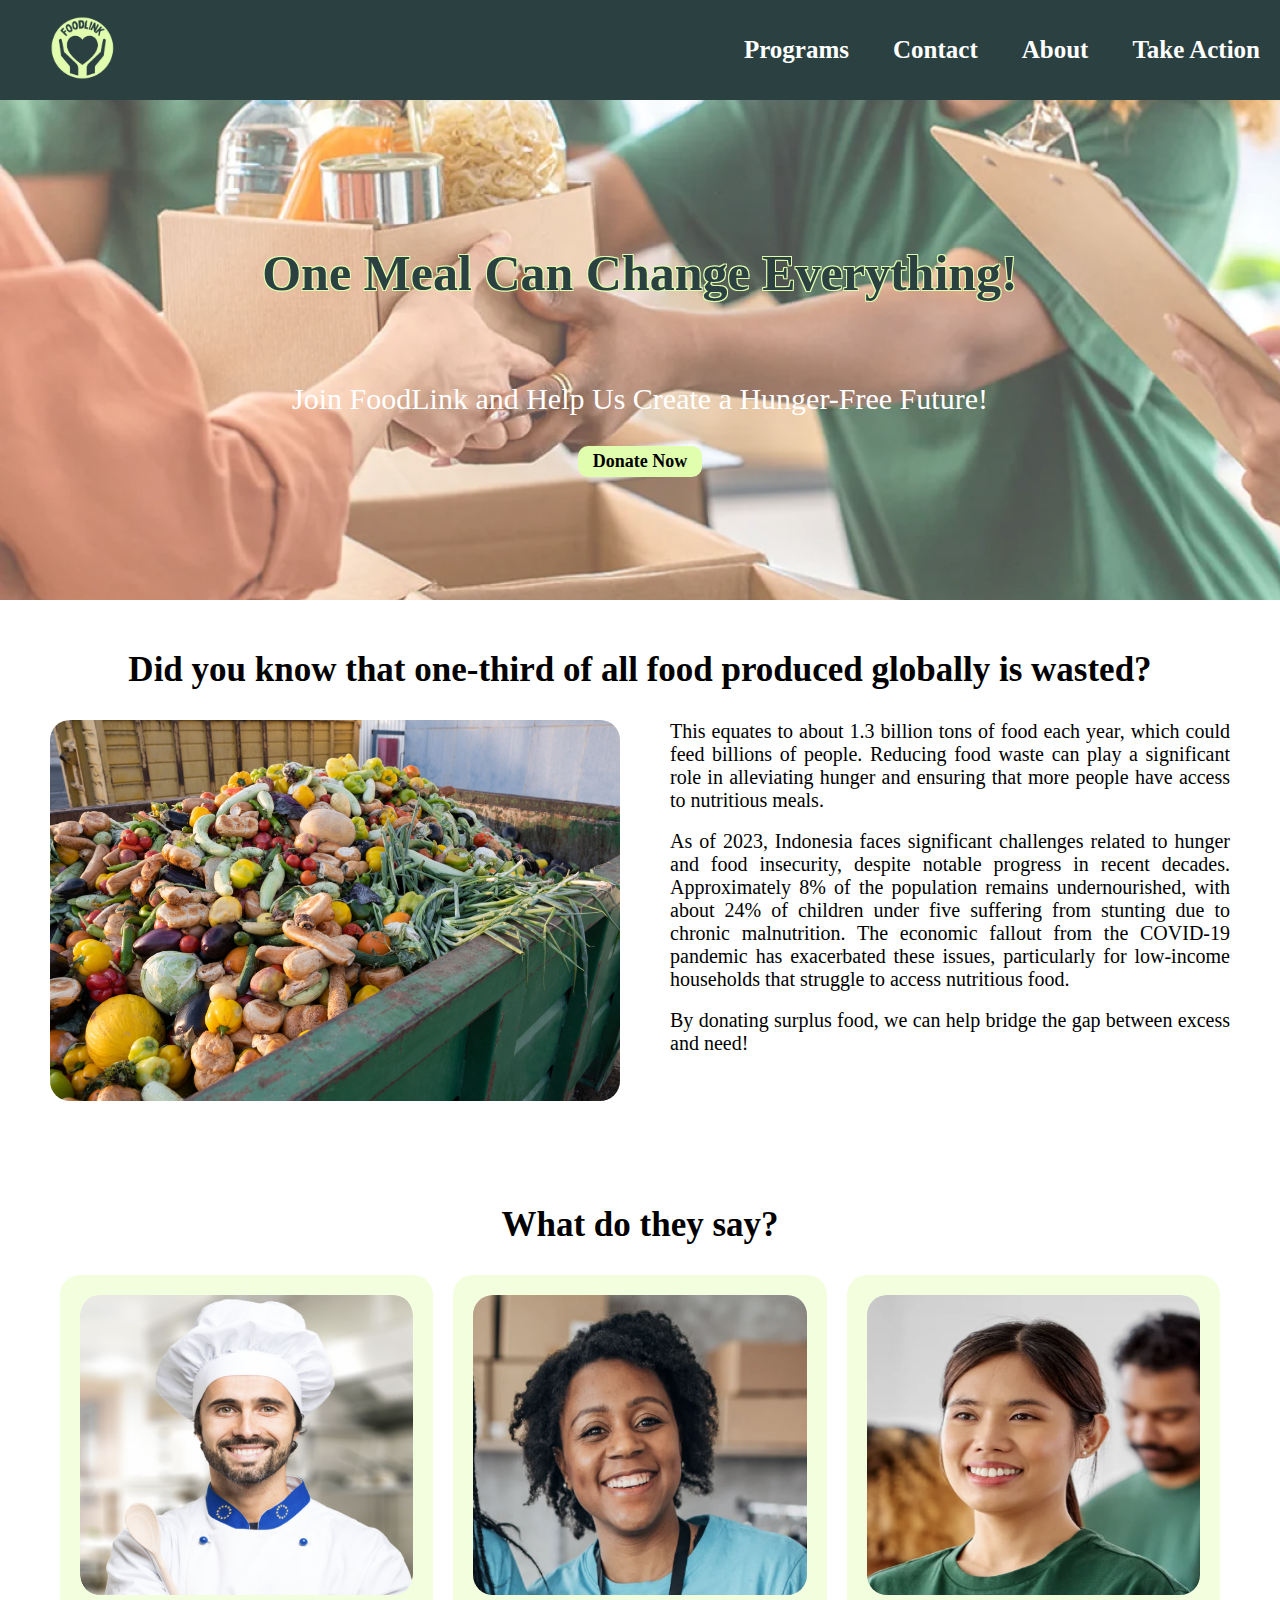
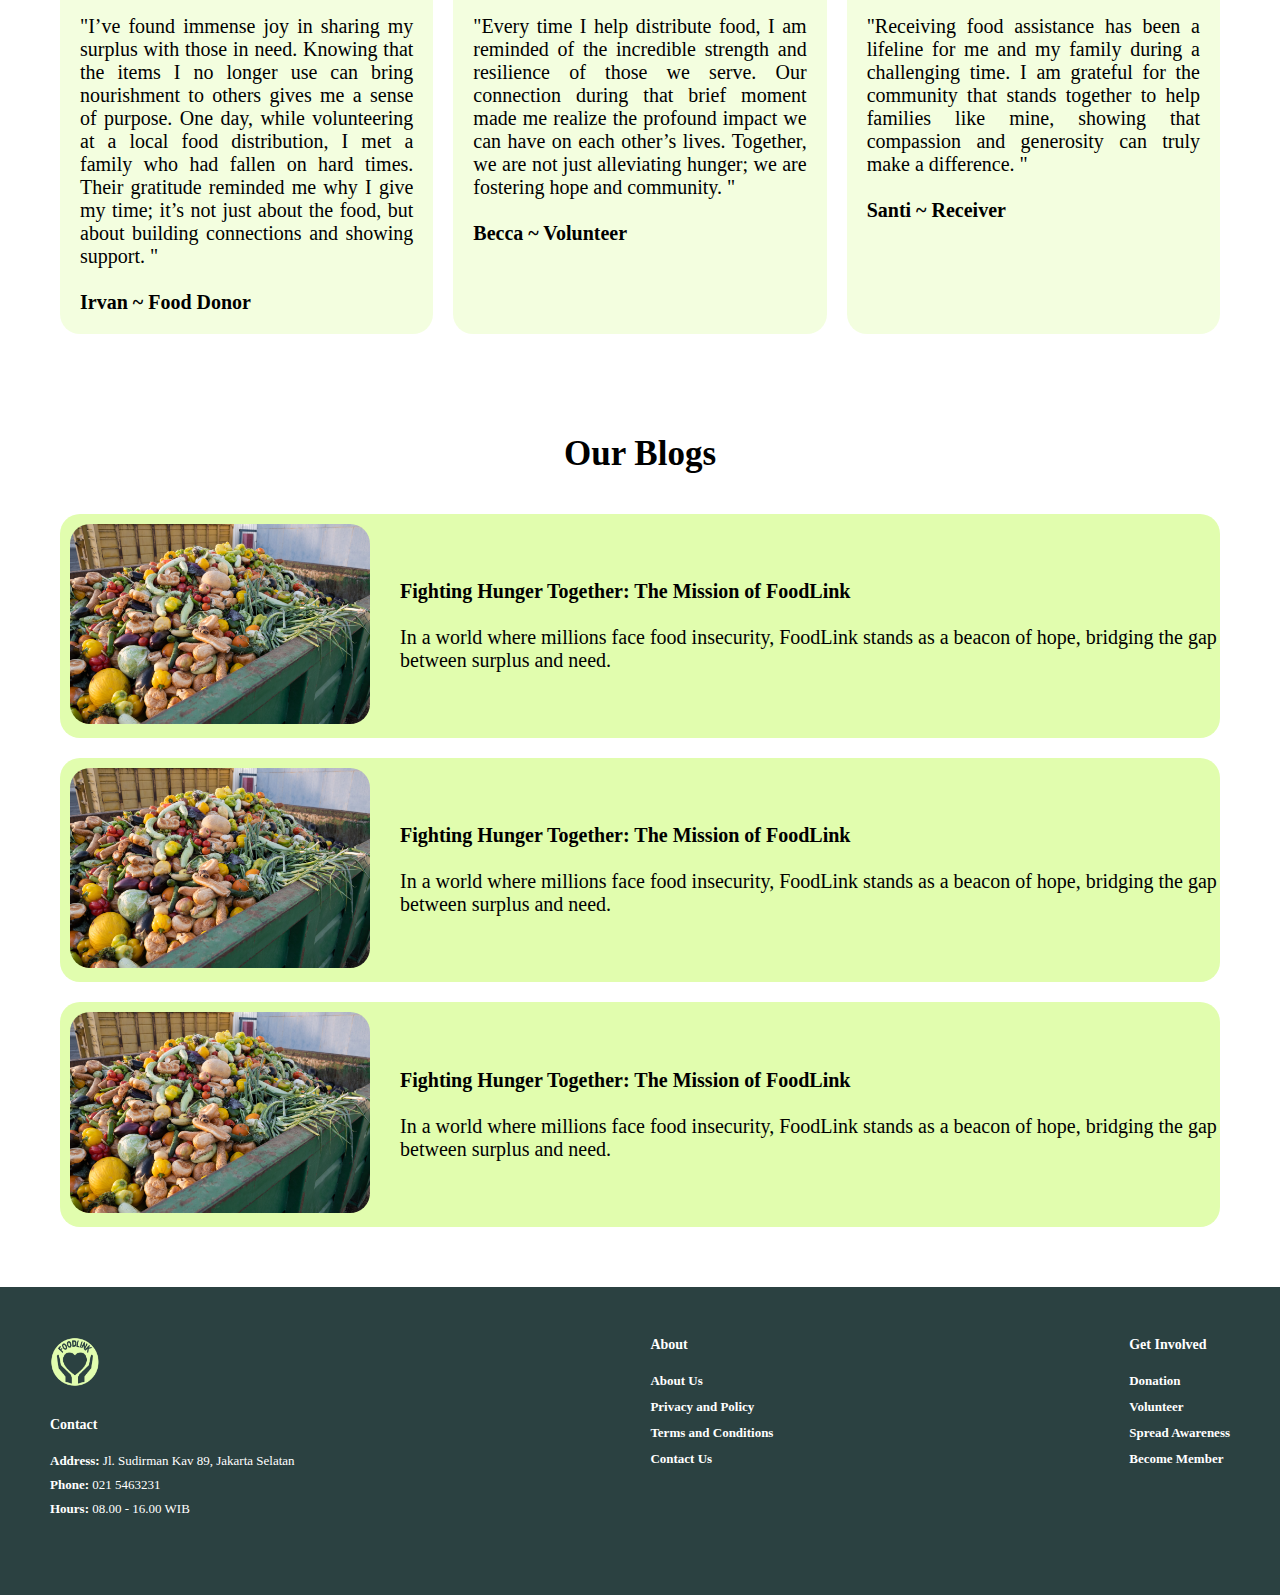
<file: index.html>
<!DOCTYPE html>
<html lang="en">
<head>
    <meta charset="UTF-8">
    <meta name="viewport" content="width=device-width, initial-scale=1.0">
    <title>FooLink</title>
    <link rel="stylesheet" href="style.css">
    <link rel="stylesheet" href="script.js">
</head>
<body>


        <nav id="navbar">
            <a href="index.html">
            <img src="assets/foodLink-logo.png" class="main-logo">
                </a>
            
                <ul>
                    <li class="nav-item"><a href="program.html"  >Programs</a></li>
                    <li  class="nav-item"><a href="contact.html">Contact</a></li>
                    <li  class="nav-item"><a href="about.html" >About</a></li>
                    <li class="nav-item"><a href="action.html" >Take Action</a></li>
                </ul>
        </nav>
            
    
            <!-- <nav id="ham-nav">
                <a href="index.html">
                    <img src="assets/foodLink-logo.png" class="profile-logo">
                </a>
                <div class="ham-menu">
                    <div class="ham-icon" onclick="toggleMenu()">
                        <span></span>
                        <span></span>
                        <span></span>
                    </div>

                    <div class="menu-links">
                        <li><a href="#about" onclick="toggleMenu()">About</a></li>
                        <li><a href="#skill" onclick="toggleMenu()">Skill</a></li>
                        <li><a href="#project" onclick="toggleMenu()">Project</a></li>
                        <li><a href="#contact" onclick="toggleMenu()">Contact</a></li>
                    </div>
                </div>
            </nav> -->
            
            <div id="header">
        
            <div class="main-banner">

                <div class="header-text">
                    <h1>
                        One Meal Can Change Everything!
                    </h1>
                    <p>
                        Join FoodLink and Help Us Create a Hunger-Free Future!
                    </p>
                    <button class="donate">
                        Donate Now
                    </button>
                </div>
                
            </div>
    </div>

    <div id="fact">
        <div class="container">

            <h1>
                Did you know that one-third of all food produced globally is wasted?
            </h1>
            <div class="row">
                
                <div class="col1">
                    <img src="assets/wastedFood.png" alt="">
                </div>
                
                <div class="col2">
                    <p>
                        This equates to about 1.3 billion tons of food each year, which could feed billions of people. Reducing food waste can play a significant role in alleviating hunger and ensuring that more people have access to nutritious meals.


                    </p>
                    <br>
                    <p>
                        As of 2023, Indonesia faces significant challenges related to hunger and food insecurity, despite notable progress in recent decades. Approximately 8% of the population remains undernourished, with about 24% of children under five suffering from stunting due to chronic malnutrition. The economic fallout from the COVID-19 pandemic has exacerbated these issues, particularly for low-income households that struggle to access nutritious food.
                    </p>
                    <br>
                    <p>
                        By donating surplus food, we can help bridge the gap between excess and need!

                    </p>
                </div>
            </div>
        </div>
    </div>

    <div id="testimonial">
        <div class="container">
            <h1>What do they say?</h1>
            <div class="testi-links">
                <div class="testi-item">
                    <img src="assets/donor.png" alt="">
                    <p>
                        "I’ve found immense joy in sharing my surplus with those in need. Knowing that the items I no longer use can bring nourishment to others gives me a sense of purpose. One day, while volunteering at a local food distribution, I met a family who had fallen on hard times. Their gratitude reminded me why I give my time; it’s not just about the food, but about building connections and showing support.
                        "<br><br> <b>Irvan ~ Food Donor</b>
                    </p>
                </div> 
                <div class="testi-item">
                    <img src="assets/volunteer1.png" alt="">
                    <p>
                        "Every time I help distribute food, I am reminded of the incredible strength and resilience of those we serve. Our connection during that brief moment made me realize the profound impact we can have on each other’s lives. Together, we are not just alleviating hunger; we are fostering hope and community.
                        "<br> <br> <b>Becca ~ Volunteer</b>
                    </p>
                </div>
                <div class="testi-item">
                    <img src="assets/receiver.png" alt="">
                    <p>
                        "Receiving food assistance has been a lifeline for me and my family during a challenging time. I am grateful for the community that stands together to help families like mine, showing that compassion and generosity can truly make a difference.
                     "<br><br><b>Santi ~ Receiver</b>
                    </p>
                </div>
            </div>
        </div>
    </div>

    <div id="blog">
        <div class="container">
            <h1>Our Blogs</h1>
            <div class="blog-links">
                <div class="blog-item">

                    <div class="blog-col1">
                        <img src="assets/wastedFood.png" alt="">
                        
                    </div>
                    <div class="blog-col2">
                        <p> <b>Fighting Hunger Together: The Mission of FoodLink</b><br> <br>
                            In a world where millions face food insecurity, FoodLink stands as a beacon of hope, bridging the gap between surplus and need.
                        </p>
                        
                    </div>
                </div>
                
            </div>

            <div class="blog-links">
                <div class="blog-item">

                    <div class="blog-col1">
                        <img src="assets/wastedFood.png" alt="">
                        
                    </div>
                    <div class="blog-col2">
                        <p> <b>Fighting Hunger Together: The Mission of FoodLink</b><br> <br>
                            In a world where millions face food insecurity, FoodLink stands as a beacon of hope, bridging the gap between surplus and need.
                        </p>
                        
                    </div>
                </div>
                
            </div>

            <div class="blog-links">
                <div class="blog-item">

                    <div class="blog-col1">
                        <img src="assets/wastedFood.png" alt="">
                        
                    </div>
                    <div class="blog-col2">
                        <p> <b>Fighting Hunger Together: The Mission of FoodLink</b><br> <br>
                            In a world where millions face food insecurity, FoodLink stands as a beacon of hope, bridging the gap between surplus and need.
                        </p>
                        
                    </div>
                </div>
                
            </div>

        </div>
    </div>

    <footer>
        
        <div class = "col">
            <img class = "logofooter" src="./assets/foodLink-logo.png" alt="">
            <h4>Contact</h4>
            <p><strong>Address: </strong>Jl. Sudirman Kav 89, Jakarta Selatan</p>
            <p><strong>Phone: </strong>021 5463231</p>
            <p><strong>Hours: </strong>08.00 - 16.00 WIB</p>
        </div>

        <div class = "col">
            <h4>About</h4>
            <a href="aboutus.html">About Us</a>
            <a href="">Privacy and Policy</a>
            <a href="">Terms and Conditions</a>
            <a href="">Contact Us</a>
        </div>

        <div class = "col">
            <h4>Get Involved</h4>
            <a href="">Donation</a>
            <a href="">Volunteer</a>
            <a href="">Spread Awareness</a>
            <a href="">Become Member</a>
        </div>

    </footer>

</body>
</html>
</file>
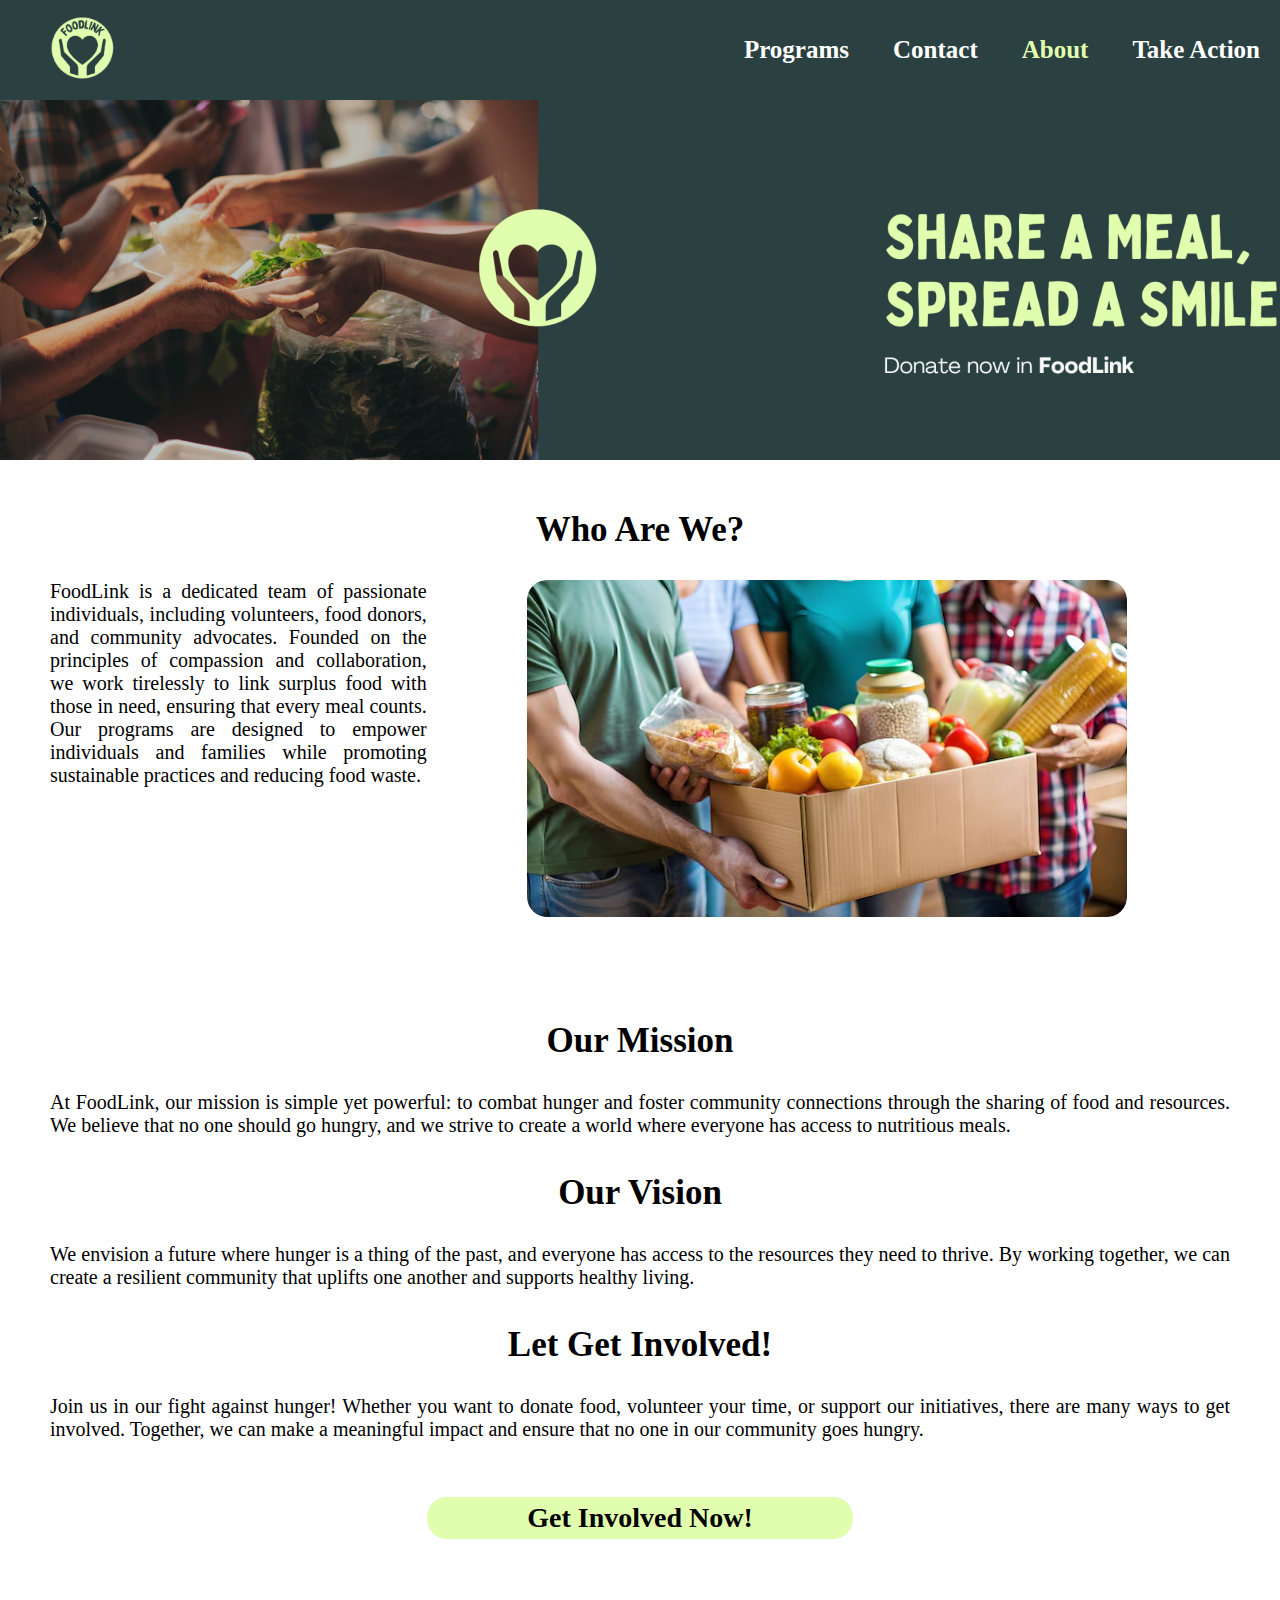
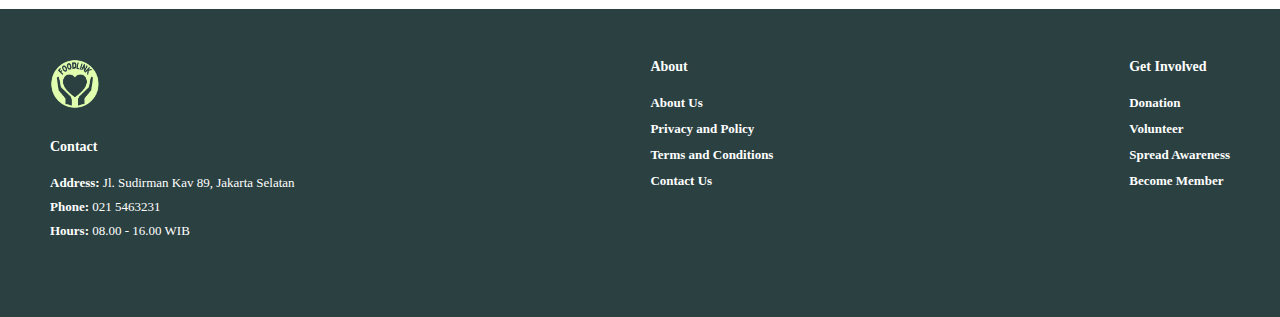
<file: about.html>
<!DOCTYPE html>
<html lang="en">
<head>
    <meta charset="UTF-8">
    <meta name="viewport" content="width=device-width, initial-scale=1.0">
    <title>FoodLink</title>
    <link rel="stylesheet" href="style.css">
    <link rel="stylesheet" href="script.js">
</head>
<body>
    <nav id="navbar">
        <a href="index.html">
        <img src="assets/foodLink-logo.png" class="main-logo">
            </a>
            <ul>
                <li class="nav-item"><a href="program.html" >Programs</a></li>
                <li  class="nav-item"><a href="contact.html">Contact</a></li>
                <li  class="nav-item"><a href="about.html" class="active" >About</a></li>
                <li class="nav-item"><a href="action.html" >Take Action</a></li>
            </ul>
    </nav>

    <div class="about-banner">
        <div class="col2">
            <!-- <h2>
                SHARE A MEAL, <br><br>
                SPREAD A SMILE!
            </h2>
            <p>Donate Now in FoodLink</p> -->
        </div>
    </div>

    <div class="aboutUs">
        <div class="container">
            <h1>Who Are We?</h1>
            <div class="row">
                <div class="col1">
                    <p>
                        FoodLink is a dedicated team of passionate individuals, including volunteers, food donors, and community advocates. Founded on the principles of compassion and collaboration, we work tirelessly to link surplus food with those in need, ensuring that every meal counts. Our programs are designed to empower individuals and families while promoting sustainable practices and reducing food waste.
                    </p>
                </div>
                <div class="col2">
                    <img src="assets/shareFood.png" alt="">
                </div>
            </div>
        </div>
    </div>

    <div class="mission">
        <div class="container">
            <h1>Our Mission</h1>
            <p>At FoodLink, our mission is simple yet powerful: to combat hunger and foster community connections through the sharing of food and resources. We believe that no one should go hungry, and we strive to create a world where everyone has access to nutritious meals.</p>
            <br><br>

            <h1>Our Vision</h1>
            <p>We envision a future where hunger is a thing of the past, and everyone has access to the resources they need to thrive. By working together, we can create a resilient community that uplifts one another and supports healthy living.</p>
            <br><br>

            <h1>Let Get Involved!</h1>
            <p>Join us in our fight against hunger! Whether you want to donate food, volunteer your time, or support our initiatives, there are many ways to get involved. Together, we can make a meaningful impact and ensure that no one in our community goes hungry.</p>
            
            <br><br>    
            <a href="action.html"><button>Get Involved Now!</button></a>
        </div>
    </div>

    <footer>
        
        <div class = "col">
            <img class = "logofooter" src="./assets/foodLink-logo.png" alt="">
            <h4>Contact</h4>
            <p><strong>Address: </strong>Jl. Sudirman Kav 89, Jakarta Selatan</p>
            <p><strong>Phone: </strong>021 5463231</p>
            <p><strong>Hours: </strong>08.00 - 16.00 WIB</p>
        </div>

        <div class = "col">
            <h4>About</h4>
            <a href="aboutus.html">About Us</a>
            <a href="">Privacy and Policy</a>
            <a href="">Terms and Conditions</a>
            <a href="">Contact Us</a>
        </div>

        <div class = "col">
            <h4>Get Involved</h4>
            <a href="">Donation</a>
            <a href="">Volunteer</a>
            <a href="">Spread Awareness</a>
            <a href="">Become Member</a>
        </div>

    </footer>
    
</body>
</html>
</file>
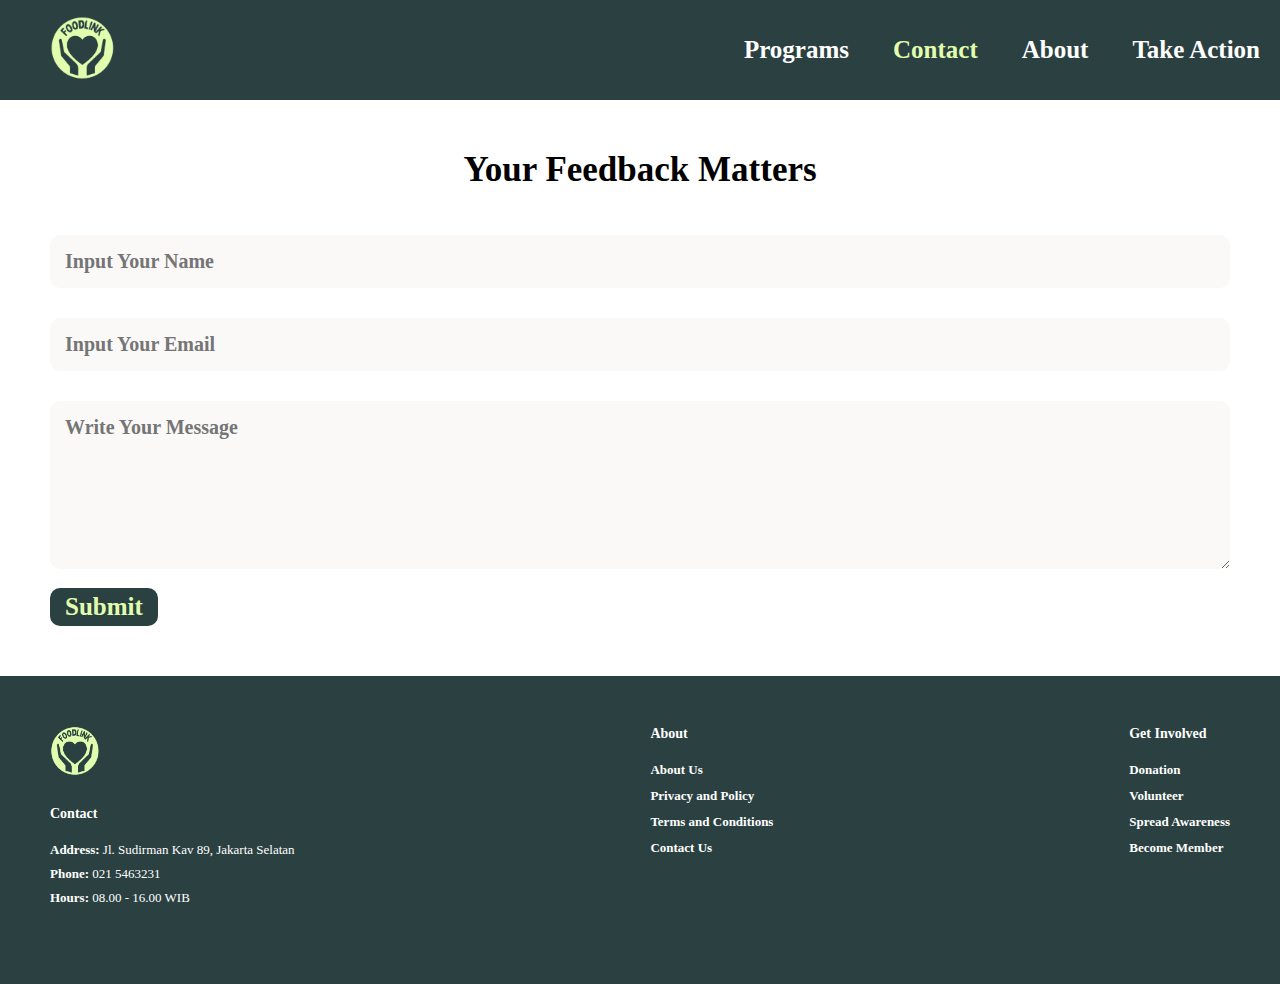
<file: contact.html>
<!DOCTYPE html>
<html lang="en">
<head>
    <meta charset="UTF-8">
    <meta name="viewport" content="width=device-width, initial-scale=1.0">
    <title>FoodLink</title>
    <link rel="stylesheet" href="style.css">
    <link rel="stylesheet" href="script.js">
</head>
<body>
    <nav id="navbar">
        <a href="index.html">
        <img src="assets/foodLink-logo.png" class="main-logo">
            </a>
            <ul>
                <li class="nav-item"><a href="program.html"  >Programs</a></li>
                <li  class="nav-item"><a href="contact.html" class="active">Contact</a></li>
                <li  class="nav-item"><a href="about.html" >About</a></li>
                <li class="nav-item"><a href="action.html" >Take Action</a></li>
            </ul>
    </nav>

    <div class="contact">
        <div class="container">
            <h1>Your Feedback Matters</h1>
            <form action="">
                <input type="text" name="Name" placeholder="Input Your Name" required>
                <input type="email" name="Email" placeholder="Input Your Email" required>
                <textarea name="Message" rows="6" placeholder="Write Your Message" id=""></textarea>
                <button class="btn" type="submit">Submit</button>
            </form>
        </div>
    </div>
    
    <footer>
        
        <div class = "col">
            <img class = "logofooter" src="./assets/foodLink-logo.png" alt="">
            <h4>Contact</h4>
            <p><strong>Address: </strong>Jl. Sudirman Kav 89, Jakarta Selatan</p>
            <p><strong>Phone: </strong>021 5463231</p>
            <p><strong>Hours: </strong>08.00 - 16.00 WIB</p>
        </div>

        <div class = "col">
            <h4>About</h4>
            <a href="aboutus.html">About Us</a>
            <a href="">Privacy and Policy</a>
            <a href="">Terms and Conditions</a>
            <a href="">Contact Us</a>
        </div>

        <div class = "col">
            <h4>Get Involved</h4>
            <a href="">Donation</a>
            <a href="">Volunteer</a>
            <a href="">Spread Awareness</a>
            <a href="">Become Member</a>
        </div>

    </footer>
</body>
</html>
</file>
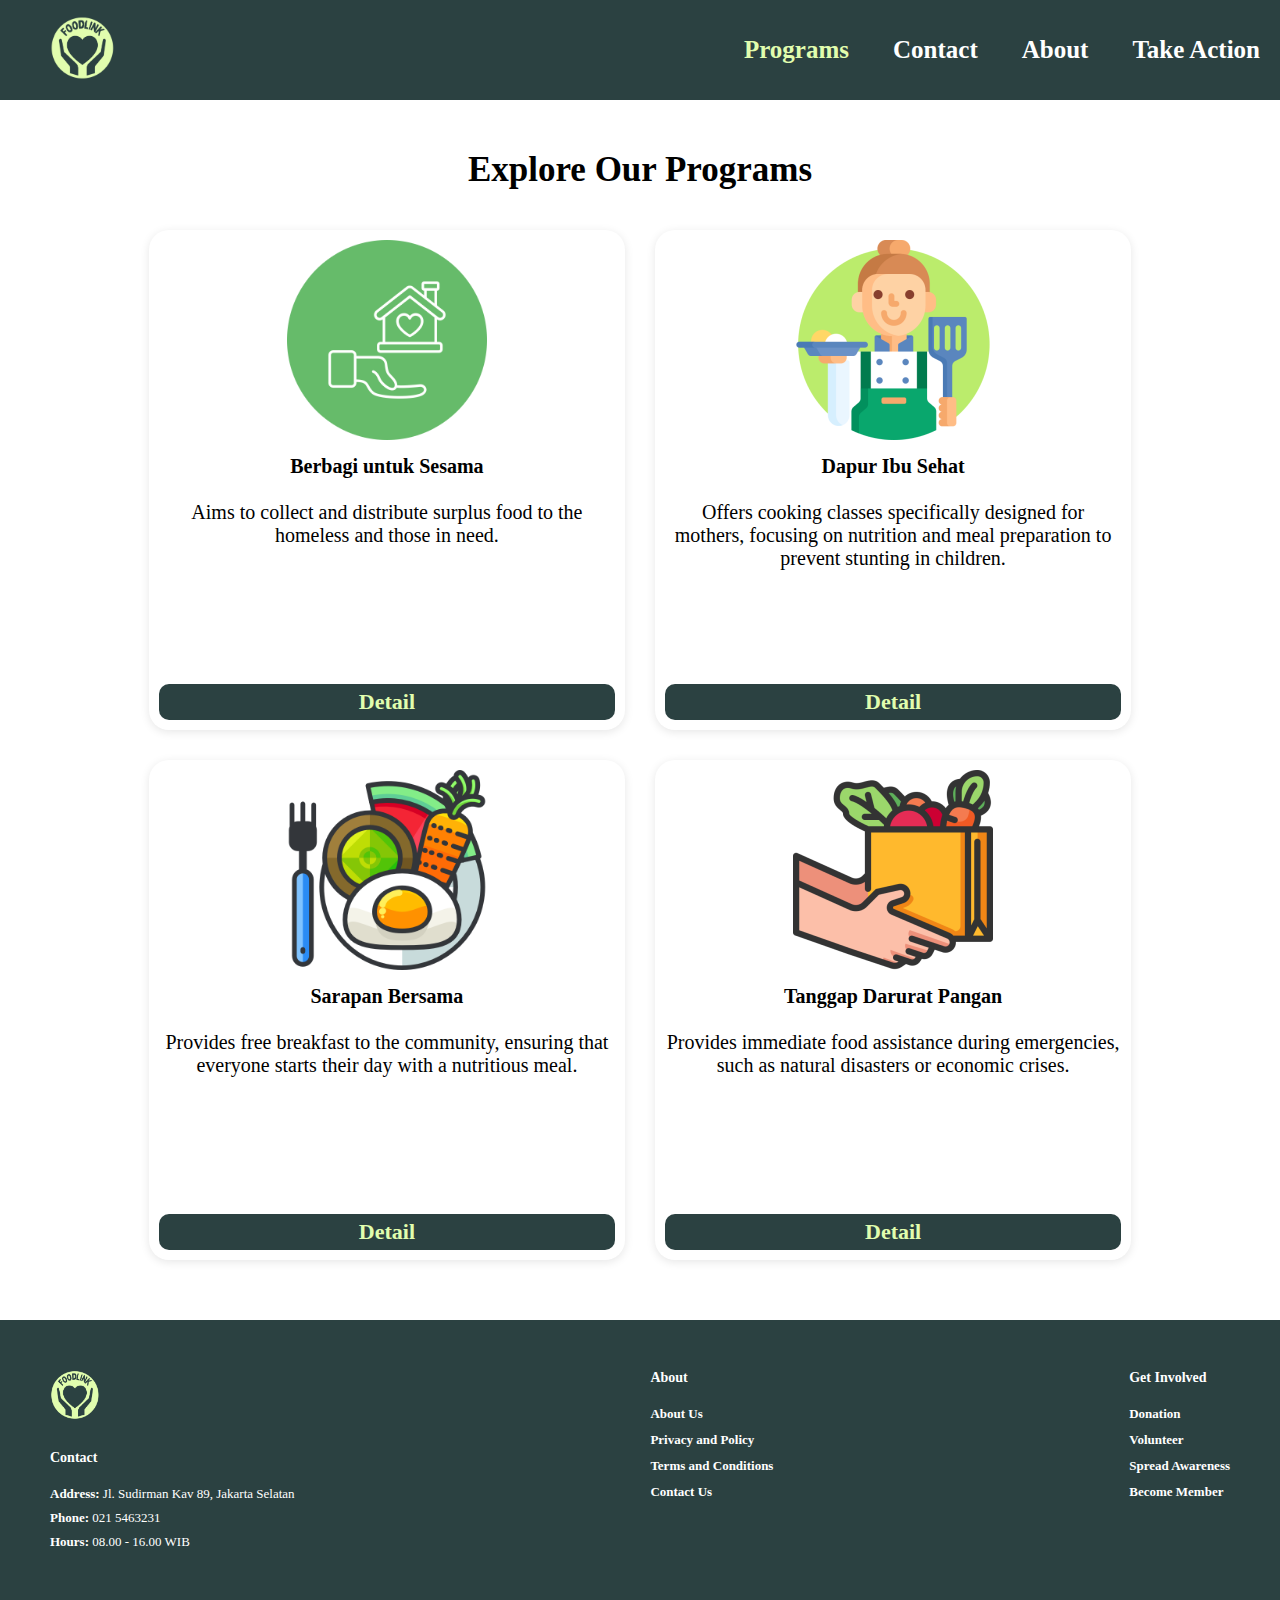
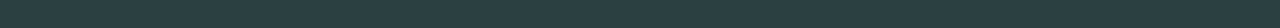
<file: program.html>
<!DOCTYPE html>
<html lang="en">
<head>
    <meta charset="UTF-8">
    <meta name="viewport" content="width=device-width, initial-scale=1.0">
    <title>FoodLink</title>
    <link rel="stylesheet" href="style.css">
    <link rel="stylesheet" href="script.js">
</head>
<body>
    <nav id="navbar">
        <a href="index.html">
        <img src="assets/foodLink-logo.png" class="main-logo">
            </a>
            <ul>
                <li class="nav-item"><a href="program.html" class="active" >Programs</a></li>
                <li  class="nav-item"><a href="contact.html">Contact</a></li>
                <li  class="nav-item"><a href="about.html" >About</a></li>
                <li class="nav-item"><a href="action.html" >Take Action</a></li>
            </ul>
    </nav>

    <div class="program">
        <div class="container">
            <h1>Explore Our Programs</h1>
            <div class="program-links">
                <div class="program-item">
                    <img src="assets/homeless.png" alt="">
                    <p><b>Berbagi untuk Sesama</b><br><br>
                        Aims to collect and distribute surplus food to the homeless and those in need.
                    </p>
                    <a href="detail.html"><button  class="detail">Detail</button></a>
                </div>
                <div class="program-item">
                    <img src="assets/dapurIbu.png" alt="">
                    <p><b>Dapur Ibu Sehat</b><br><br>
                        

Offers cooking classes specifically designed for mothers, focusing on nutrition and meal preparation to prevent stunting in children.
                    </p>
                    <a href="detail.html"><button  class="detail">Detail</button></a>
                </div>
                <div class="program-item">
                    <img src="assets/sarapanBersama.png" alt="">
                    <p><b>Sarapan Bersama</b><br><br>
                        

                        Provides free breakfast to the community, ensuring that everyone starts their day with a nutritious meal.
                    </p>
                    <a href="detail.html"><button  class="detail">Detail</button></a>
                </div>
                <div class="program-item">
                    <img src="assets/tanggapPangan.png" alt="">
                    <p><b>Tanggap Darurat Pangan</b><br><br>
                        

Provides immediate food assistance during emergencies, such as natural disasters or economic crises.
                    </p>

                    <a href="detail.html"><button  class="detail">Detail</button></a>
                </div>
               
            </div>
        </div>
    </div>

    <footer>
        
        <div class = "col">
            <img class = "logofooter" src="./assets/foodLink-logo.png" alt="">
            <h4>Contact</h4>
            <p><strong>Address: </strong>Jl. Sudirman Kav 89, Jakarta Selatan</p>
            <p><strong>Phone: </strong>021 5463231</p>
            <p><strong>Hours: </strong>08.00 - 16.00 WIB</p>
        </div>

        <div class = "col">
            <h4>About</h4>
            <a href="aboutus.html">About Us</a>
            <a href="">Privacy and Policy</a>
            <a href="">Terms and Conditions</a>
            <a href="">Contact Us</a>
        </div>

        <div class = "col">
            <h4>Get Involved</h4>
            <a href="">Donation</a>
            <a href="">Volunteer</a>
            <a href="">Spread Awareness</a>
            <a href="">Become Member</a>
        </div>

    </footer>

</body>
</html>
</file>
<file: style.css>
*{
    margin: 0;
    padding: 0;
    font-family: 'Poppins', "Libre Caslon Display", serif;
    font-weight: 550;
    font-style: normal;
    box-sizing: border-box;
}

#header{
    width: 100%;
    /* height: 100vh; */
}

.container{
   padding: 50px;
}

p{
    font-size: 20px;
    font-weight: 100;
    /* margin-top: 20px; */
}

h1{
    font-size: 35px;
    margin-bottom: 30px;
    text-align: center;
}

#navbar{
    display: flex;
    align-items: center;
    justify-content: space-between;
    flex-wrap: wrap;
    background-color: #2B4141;
    height: 100px;
    width: 100%;
    /* position: fixed; */
    /* margin-bottom: 1000px; */
}


.main-logo{
    width: 65px;
    margin-left: 50px;
}

nav ul li{
    display: inline-block;
    list-style: none;
    margin: 10px 20px;
}

nav ul li a{
    color: white;
    text-decoration: none;
    font-size: 25px;
    position: relative;
}

#navbar ul li a:hover, nav ul li a.active{
    color: #E1FDAE;
    transition: 0.5s;
}



nav ul li a::after{
    content: '';
    width: 0%;
    height: 3px;
    background: #E1FDAE;
    position: absolute;
    left: 0;
    bottom: -7px;
    transition: 0.5s;
}

nav ul li a:hover::after, .nav-item.active::after{
    width: 100%;
}


.take-action{
    color: #2B4141;
    background-color: white;
    margin-right: 35px;
    font-size: 25px;
    padding: 5px 15px;
    border-radius: 15px;
}

.take-action:hover{
    background-color: #2B4141;
}


.main-banner{
    background-image: url('assets/image.png');
    display: flex;
    background-size: cover;
    justify-content: center;
    text-align: center;
    align-items: center;
    height: 500px;
    width: 100%;
}

.header-text h1{
    font-weight: 800;
    font-size: 50px;
    padding: 20px 10px;
    color: #2B4141;
    text-shadow: 
        -1px -1px 0 rgba(225, 253, 174, 1),  
        1px -1px 0 rgba(225, 253, 174, 1),
        -1px 1px 0 rgba(225, 253, 174, 1),
        1px 1px 0 rgba(225, 253, 174, 1);
}

.header-text p{
    padding: 30px 30px;
    font-size: 30px;
    color: white;
}


.main-banner .donate{
    font-size: large;
    padding: 5px 15px;
    border-radius: 10px;
    background-color: #E1FDAE;
    border-color: #E1FDAE;
    justify-content: center;
    border-style: none;
    color: black;
}


/* FACT */
.row{
    display: flex;
    flex-wrap: wrap;
    justify-content: space-between;
    text-align: justify;
}

.col1{
    flex: 1;
    margin-right: 50px;
}

.col2{
    flex: 2;
}

.col1 img{
    width: 570px;
    border-radius: 20px;
}

/* testimonials */
.testi-links{
    display: flex;
    flex-wrap: wrap;
    
    gap: 20px;
    /* width: 350px; */
    justify-content: center;
}

.testi-item{
    display: flex;
    flex-direction: column;
    border-color: black;
    border-width: 10px;
    /* box-sizing: border-box; */
    text-align: justify;
    border-radius: 20px;
    padding: 20px;
    background-color: rgba(225, 253, 174, 0.4);
    transition: box-shadow 0.5s;
    overflow: hidden;
    flex: 0 0 calc(33.333% - 20px);;
}

.testi-links img{
    margin-bottom: 20px;
    height: 300px;
    border-radius: 20px;
    flex-grow: 0;
}

.testi-item:hover {
    box-shadow: 0 4px 15px rgba(0, 0, 0, 0.2); 
}


/* Blogs */
.blog-links{
    /* background-color: #E1FDAE; */
    padding: 10px 10px;
    
}

.blog-item{
    display: flex;
    flex-wrap: wrap;
    align-items: center;
    background-color: #E1FDAE;
    border-radius: 20px;
}

.blog-col1{
    /* flex: 1; */
    margin-right: 20px;
}

.blog-col2{
    flex: 2;
}

.blog-links .blog-col1 img{
    /* height: 120px; */
    width: 300px;
    border-radius: 20px;
    margin: 10px 10px;
}


/* PROGRAM */
.program-links{
    /* padding: 10px 10px; */
    display: flex;
    flex-wrap: wrap;
    justify-content: center;
    gap: 10px;
}

.program-item{
    flex: 0 0 calc(33.333% - 20px);
    display: flex;
    flex-direction: column;
   margin: 10px;
   box-shadow: 0 2px 10px rgba(0, 0, 0, 0.1);
   text-align: center;
   padding: 10px 10px;
   box-sizing: border-box;
   height: 500px;
   border-radius: 20px;
}

.program-item img{
   width: 200px;
   margin: 0 auto;
   flex-grow: 0;
}

.program-item p{
    margin-top: 15px;
    flex-grow: 1;
}

.program-item a .detail{
    padding: 5px 200px;
    border: none;
    border-radius: 10px;
    font-size: 22px;
    background-color: #2B4141;
    color: #E1FDAE;
}

.program-item a .detail:hover{
    background-color: #E1FDAE;
    color: #2B4141;
    transition: 0.3s ease-in-out;
}

.program-item:hover{
    box-shadow: 0 4px 15px rgba(0, 0, 0, 0.2);
}


/* CONTACT */


form input, form textarea{
    width: 100%;
    border: 0;
    outline: none;
    background: #faf9f8;
    padding: 15px;
    margin: 15px 0;
    font-size: 20px;
    border-radius: 10px;
}

form .btn{
    padding: 5px 15px;
    font-size: 25px;
    background-color: #2B4141;
    color: #E1FDAE;
    border: none;
    border-radius: 10px;
    cursor: pointer;
}

form .btn:hover{
    background-color: #E1FDAE;
    color: #2B4141;
}

/* ABOUT */
.about-banner{
    background-image: url('assets/share.png');
    background-size: cover;
    height: 360px;
    display: flex;
    justify-content: flex-end;
    align-items: center;
    /* flex-direction: column;   */
    padding: 50px;
}


.about-banner .col2{
    color: #E1FDAE;
    text-align: right;
    margin-right: 50px;
}

.aboutUs{
    display: flex;
    justify-content: center;
}

.col2 img{
    width: 600px;
    border-radius: 20px;
    margin-left: 50px;
}

.mission{
    display: flex;
    flex-direction: column;
    justify-content: center;
    align-items: center;
    text-align: justify;
}

.mission a{
    text-decoration: none;
}

.mission button{
    display: block;
    /* text-decoration: none; */
    padding: 5px 100px;
    margin: 20px auto;
    font-size: 28px;
    background-color: #E1FDAE;
    border: none;
    border-radius: 20px;
    cursor: pointer;
    text-align: center;
}


/* ACTION */
.actionBanner{
    height: 360px;
    overflow: hidden;
    background-image: url('/assets/actionBanner.png');
    display: flex;
    background-size: cover; 
    justify-content: center;
    align-items: center;
    color: black;
}

.actionBanner h1{
    font-size: 50px;
    color: black;
    border-color: #2B4141;
    text-shadow: 
        -5px -1px 0 rgba(225, 253, 174, 1),  
        1px -1px 0 rgba(225, 253, 174, 1),
        -1px 1px 0 rgba(225, 253, 174, 1),
        1px 1px 0 rgba(225, 253, 174, 1);
}

.actionBanner .container{
    opacity: 0.7;
}

.action-lists{
    display: grid;
    /* margin-top: 50px; */
}

.action-item{
    position: relative;
    overflow: hidden;
    border-radius: 20px;
    margin: 25px;
}

.action-item img{
    height: 300px;
    width: 100%;
    display: block;
    transition: 0.5s ease-in-out;
}

.action-layer{
    width: 100%;
    height: 0;
    background: linear-gradient(rgba(245, 233, 220, 0.5), #E1FDAE);
    border-radius: 10px;
    position: absolute;
    left: 0;
    bottom: 0;
    overflow: hidden;
    display: flex;
    align-items: center;
    justify-content: center;
    flex-direction: column;
    padding: 0 40px;
    text-align: center;
    transition: height 0.5s;
}

.action-layer h2{
    margin-bottom: 10px;
    font-size: 30px;
}

.action-layer p{
    margin: 10px 5px;
    font-size: 20px;
    font-weight: 500;
}

.action-layer button{
    background-color: #2B4141;
    color: #E1FDAE;
    border: none;
    padding: 10px 15px;
    margin: 20px;
    font-size: 18px;
    cursor: pointer;
    border-radius: 15px;
}

.action-item:hover img{
    transform: scale(1.1);
}

.action-item:hover .action-layer{
    height: 100%;
}


/* FOOTER */


footer{
    /* margin: 40px 80px; */
    padding: 50px 50px;
    display: flex;
    flex-wrap: wrap;
    justify-content: space-between;
    background-color: #2B4141;
    color: white;
}

footer .logofooter{
    height: 50px;
    margin-bottom: 30px;
}

footer .col{
    display: flex;
    flex-direction: column;
    align-items: flex-start;
    margin-bottom: 20px;
}

footer h4{
    font-size: 14px;
    padding-bottom: 20px;
}

footer p{
    font-size: 13px;
    margin: 0 0 8px 0;
}

footer a{
    font-size: 13px;
    text-decoration: none;
    color: white;
    margin-bottom: 10px;
}
</file>
